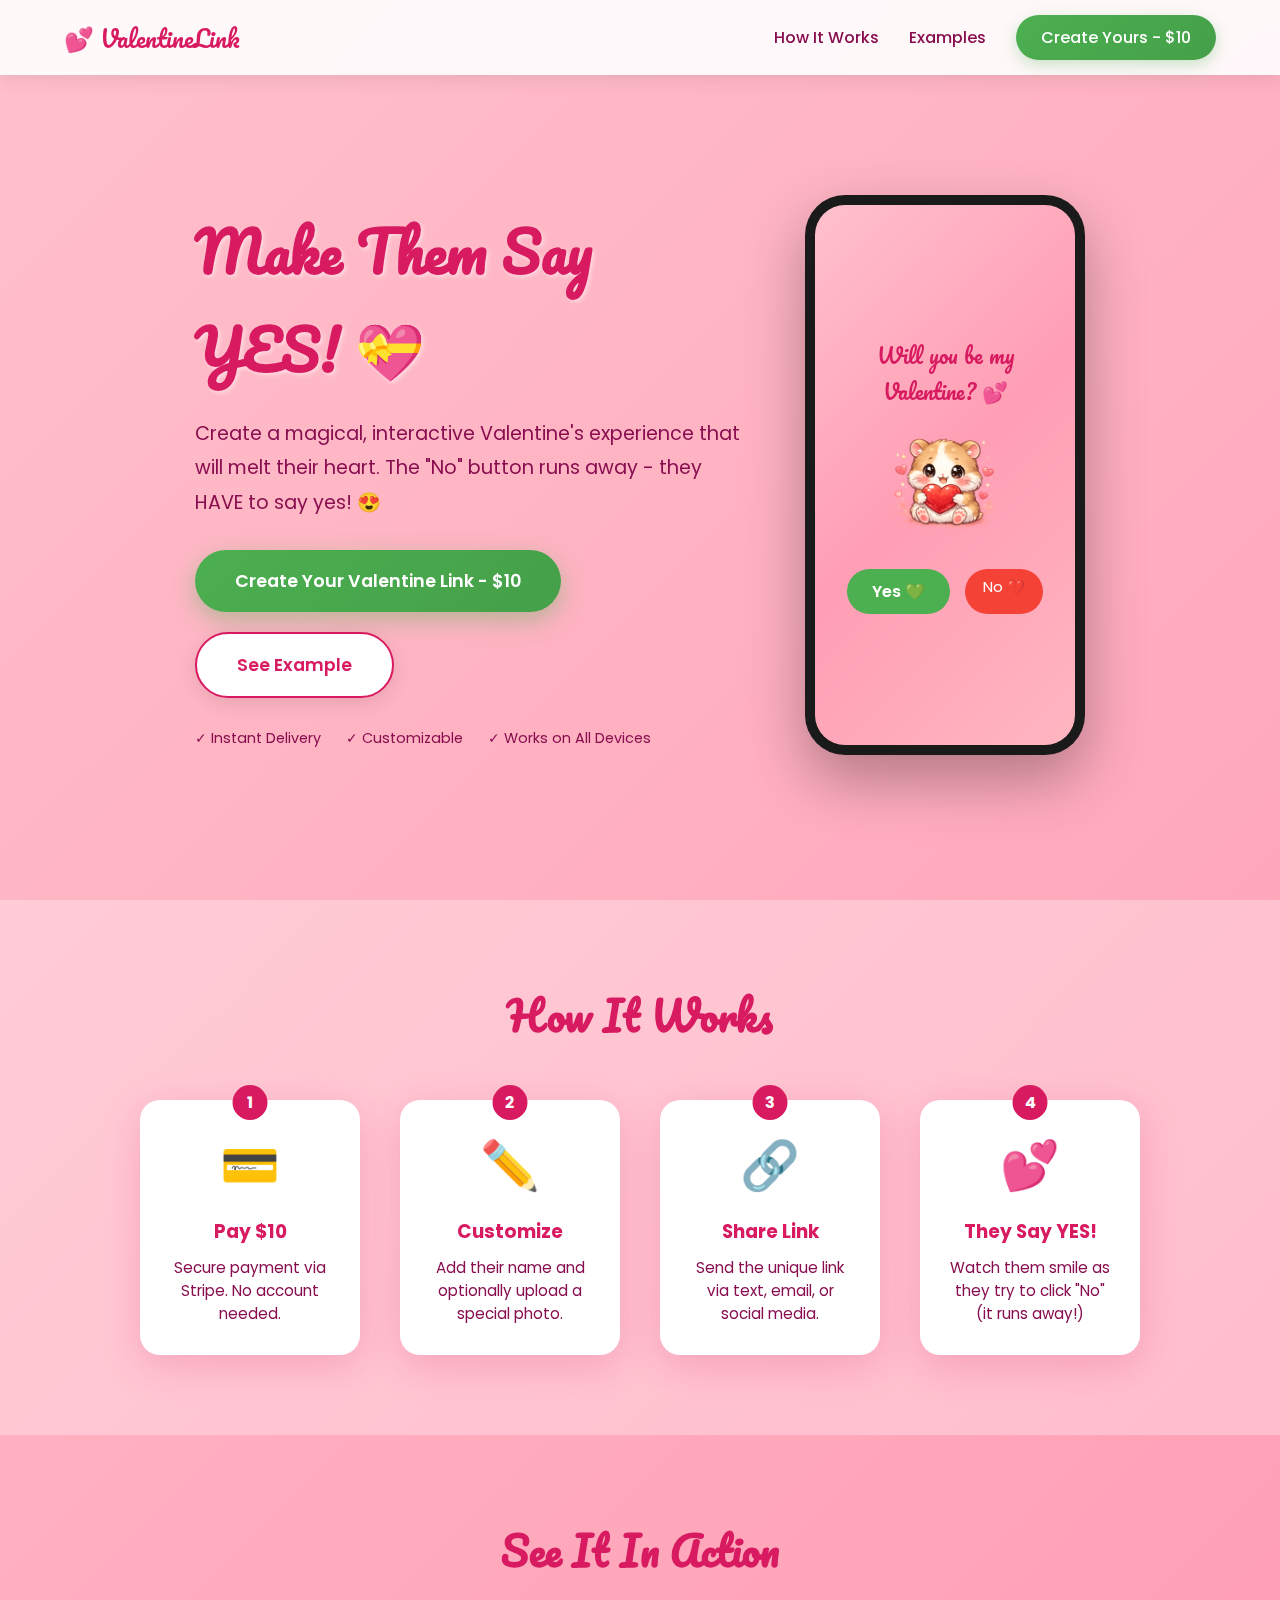
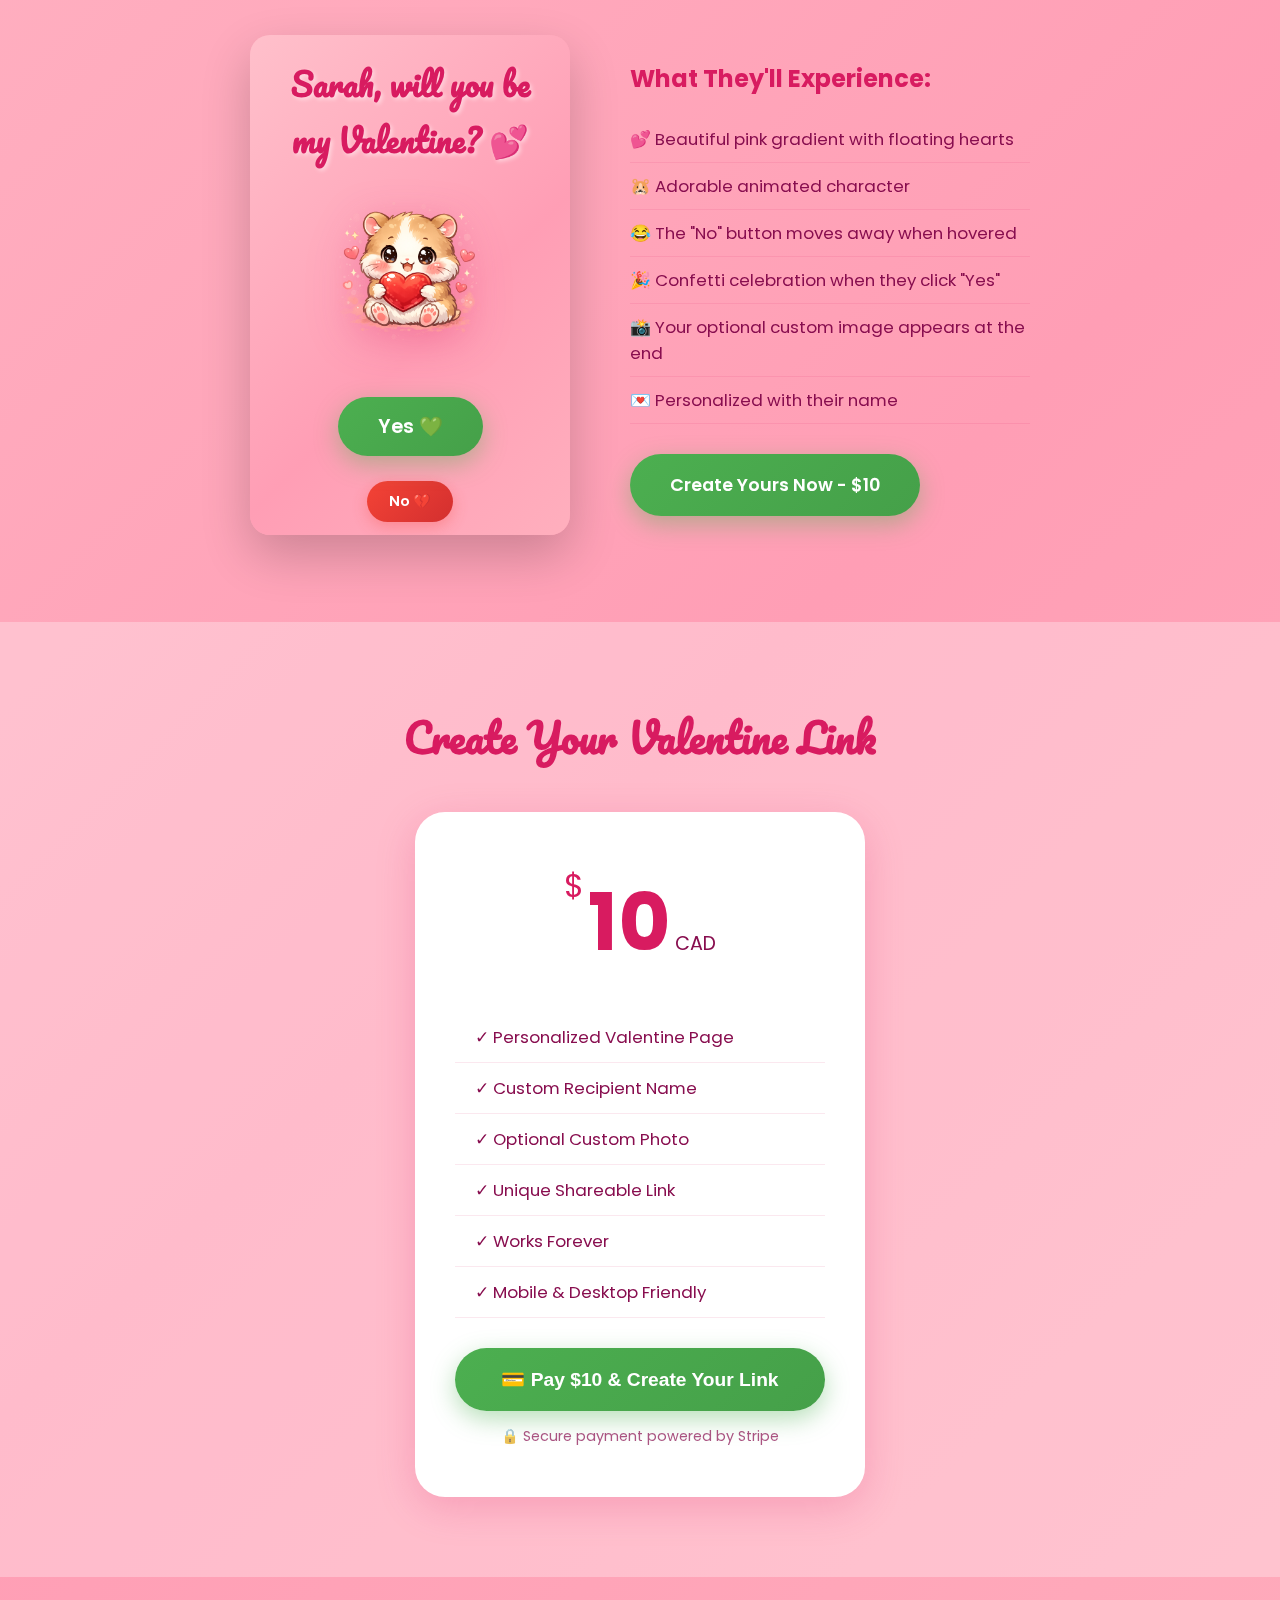
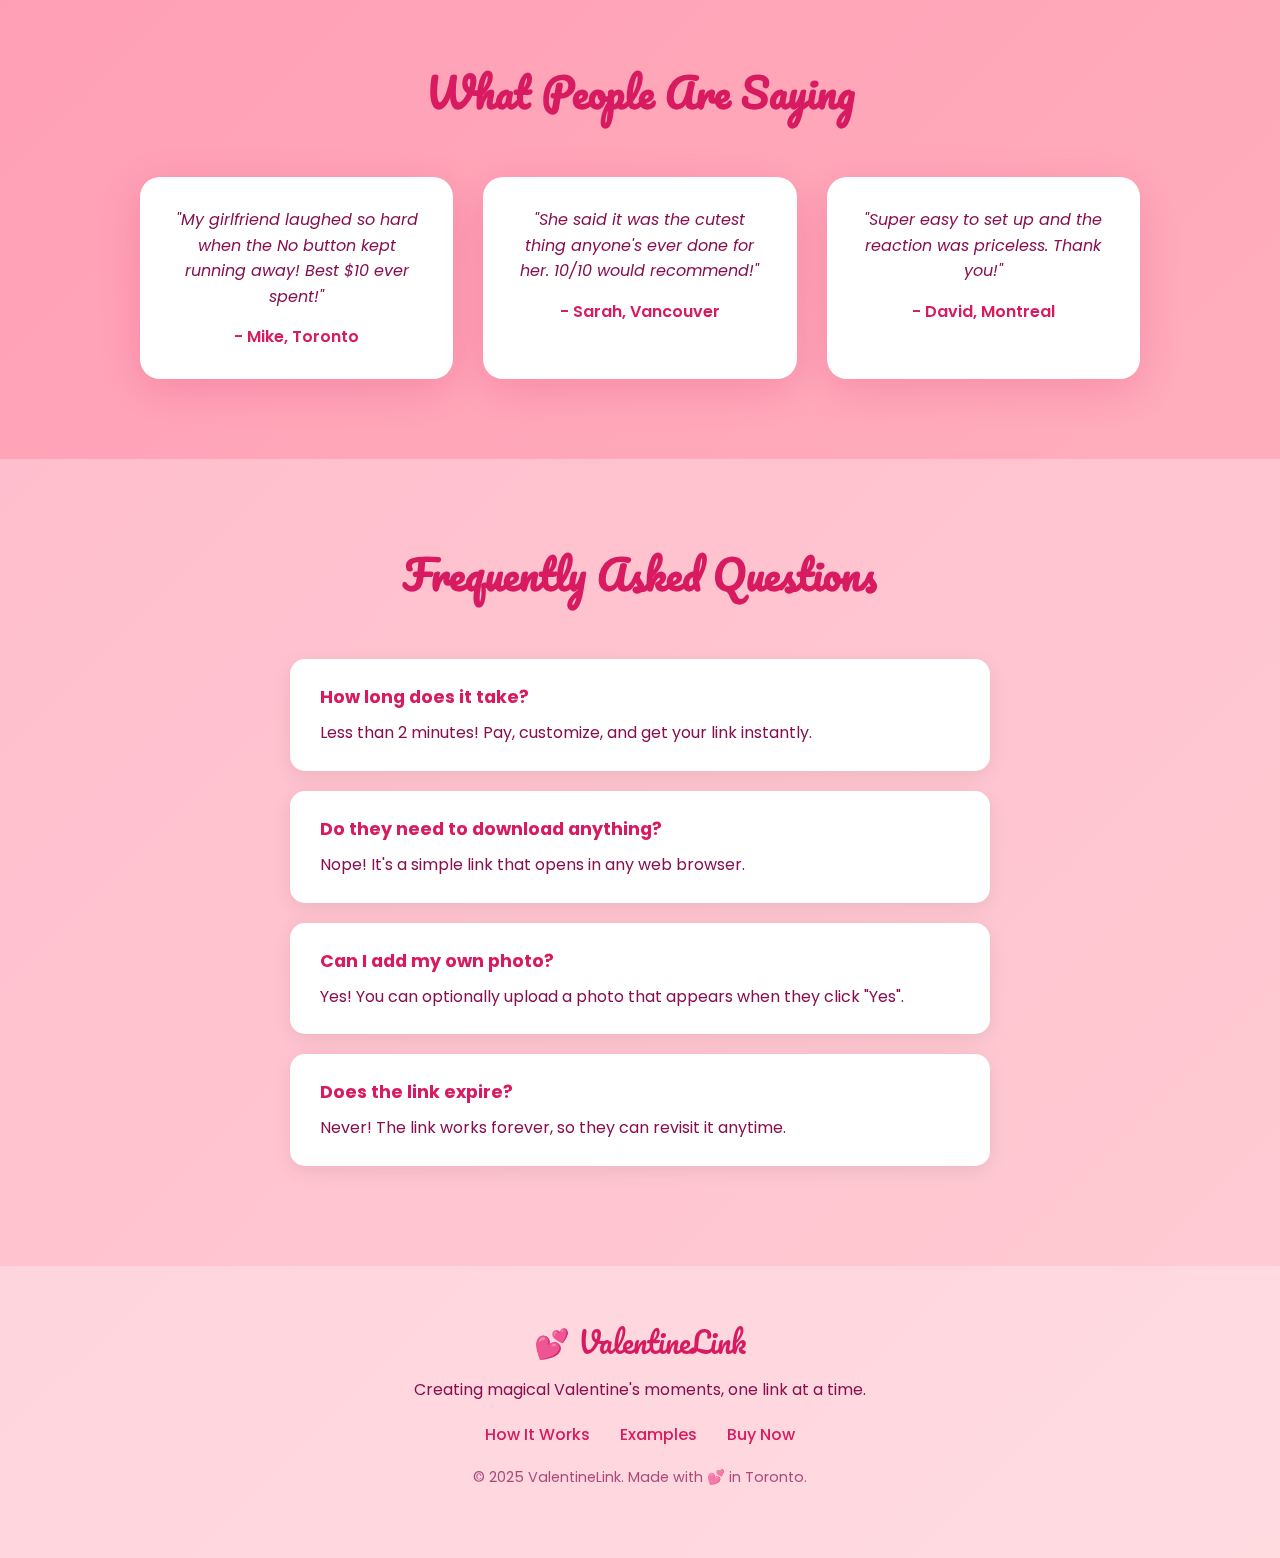
<file: index.html>
<!DOCTYPE html>
<html lang="en">
<head>
    <meta charset="UTF-8">
    <meta name="viewport" content="width=device-width, initial-scale=1.0">
    <title>ValentineLink - Create Magical Valentine's Moments</title>
    <link rel="stylesheet" href="css/style.css">
    <!-- Google Analytics - REPLACE WITH YOUR TRACKING ID -->
    <script async src="https://www.googletagmanager.com/gtag/js?id=GA_TRACKING_ID"></script>
    <script>
        window.dataLayer = window.dataLayer || [];
        function gtag(){dataLayer.push(arguments);}
        gtag('js', new Date());
        gtag('config', 'GA_TRACKING_ID');
        
        // Track page view
        gtag('event', 'page_view', {
            'page_title': 'Homepage',
            'page_location': window.location.href
        });
    </script>
</head>
<body>
    <!-- Floating Hearts Background -->
    <div class="hearts-background" id="heartsBackground"></div>

    <!-- Navigation -->
    <nav class="navbar">
        <div class="nav-brand">💕 ValentineLink</div>
        <div class="nav-links">
            <a href="#how-it-works">How It Works</a>
            <a href="#examples">Examples</a>
            <a href="#buy" class="nav-cta">Create Yours - $10</a>
        </div>
    </nav>

    <!-- Hero Section -->
    <section class="hero">
        <div class="hero-content">
            <h1>Make Them Say YES! 💝</h1>
            <p class="hero-subtitle">Create a magical, interactive Valentine's experience that will melt their heart. The "No" button runs away - they HAVE to say yes! 😍</p>
            <div class="hero-buttons">
                <a href="#buy" class="btn-primary" onclick="trackBuyClick()">Create Your Valentine Link - $10</a>
                <a href="#examples" class="btn-secondary">See Example</a>
            </div>
            <div class="trust-badges">
                <span>✓ Instant Delivery</span>
                <span>✓ Customizable</span>
                <span>✓ Works on All Devices</span>
            </div>
        </div>
        <div class="hero-preview">
            <div class="phone-mockup">
                <div class="phone-screen">
                    <div class="preview-content">
                        <p class="preview-text">Will you be my Valentine? 💕</p>
                        <img src="images/hamster.png" alt="Cute character" class="preview-image">
                        <div class="preview-buttons">
                            <span class="preview-yes">Yes 💚</span>
                            <span class="preview-no">No 💔</span>
                        </div>
                    </div>
                </div>
            </div>
        </div>
    </section>

    <!-- How It Works -->
    <section id="how-it-works" class="how-it-works">
        <h2>How It Works</h2>
        <div class="steps">
            <div class="step">
                <div class="step-number">1</div>
                <div class="step-icon">💳</div>
                <h3>Pay $10</h3>
                <p>Secure payment via Stripe. No account needed.</p>
            </div>
            <div class="step">
                <div class="step-number">2</div>
                <div class="step-icon">✏️</div>
                <h3>Customize</h3>
                <p>Add their name and optionally upload a special photo.</p>
            </div>
            <div class="step">
                <div class="step-number">3</div>
                <div class="step-icon">🔗</div>
                <h3>Share Link</h3>
                <p>Send the unique link via text, email, or social media.</p>
            </div>
            <div class="step">
                <div class="step-number">4</div>
                <div class="step-icon">💕</div>
                <h3>They Say YES!</h3>
                <p>Watch them smile as they try to click "No" (it runs away!)</p>
            </div>
        </div>
    </section>

    <!-- Live Example -->
    <section id="examples" class="example-section">
        <h2>See It In Action</h2>
        <div class="example-container">
            <div class="example-preview">
                <iframe src="personalized/example.html" frameborder="0" class="example-iframe"></iframe>
            </div>
            <div class="example-features">
                <h3>What They'll Experience:</h3>
                <ul>
                    <li>💕 Beautiful pink gradient with floating hearts</li>
                    <li>🐹 Adorable animated character</li>
                    <li>😂 The "No" button moves away when hovered</li>
                    <li>🎉 Confetti celebration when they click "Yes"</li>
                    <li>📸 Your optional custom image appears at the end</li>
                    <li>💌 Personalized with their name</li>
                </ul>
                <a href="#buy" class="btn-primary" onclick="trackBuyClick()">Create Yours Now - $10</a>
            </div>
        </div>
    </section>

    <!-- Pricing / Buy Section -->
    <section id="buy" class="pricing-section">
        <h2>Create Your Valentine Link</h2>
        <div class="pricing-card">
            <div class="price">
                <span class="currency">$</span>
                <span class="amount">10</span>
                <span class="period">CAD</span>
            </div>
            <div class="price-features">
                <div class="feature">✓ Personalized Valentine Page</div>
                <div class="feature">✓ Custom Recipient Name</div>
                <div class="feature">✓ Optional Custom Photo</div>
                <div class="feature">✓ Unique Shareable Link</div>
                <div class="feature">✓ Works Forever</div>
                <div class="feature">✓ Mobile & Desktop Friendly</div>
            </div>
            
            <!-- Stripe Payment Button Container -->
            <div id="payment-container">
                <!-- STRIPE CHECKOUT BUTTON WILL BE INSERTED HERE -->
                <!-- See config.js for Stripe integration -->
                <button id="checkout-button" class="btn-buy" onclick="initiateCheckout()">
                    💳 Pay $10 & Create Your Link
                </button>
            </div>
            
            <p class="secure-note">🔒 Secure payment powered by Stripe</p>
        </div>
    </section>

    <!-- Testimonials -->
    <section class="testimonials">
        <h2>What People Are Saying</h2>
        <div class="testimonial-grid">
            <div class="testimonial">
                <p>"My girlfriend laughed so hard when the No button kept running away! Best $10 ever spent!"</p>
                <span class="author">- Mike, Toronto</span>
            </div>
            <div class="testimonial">
                <p>"She said it was the cutest thing anyone's ever done for her. 10/10 would recommend!"</p>
                <span class="author">- Sarah, Vancouver</span>
            </div>
            <div class="testimonial">
                <p>"Super easy to set up and the reaction was priceless. Thank you!"</p>
                <span class="author">- David, Montreal</span>
            </div>
        </div>
    </section>

    <!-- FAQ -->
    <section class="faq">
        <h2>Frequently Asked Questions</h2>
        <div class="faq-list">
            <div class="faq-item">
                <h3>How long does it take?</h3>
                <p>Less than 2 minutes! Pay, customize, and get your link instantly.</p>
            </div>
            <div class="faq-item">
                <h3>Do they need to download anything?</h3>
                <p>Nope! It's a simple link that opens in any web browser.</p>
            </div>
            <div class="faq-item">
                <h3>Can I add my own photo?</h3>
                <p>Yes! You can optionally upload a photo that appears when they click "Yes".</p>
            </div>
            <div class="faq-item">
                <h3>Does the link expire?</h3>
                <p>Never! The link works forever, so they can revisit it anytime.</p>
            </div>
        </div>
    </section>

    <!-- Footer -->
    <footer class="footer">
        <div class="footer-content">
            <div class="footer-brand">💕 ValentineLink</div>
            <p>Creating magical Valentine's moments, one link at a time.</p>
            <div class="footer-links">
                <a href="#how-it-works">How It Works</a>
                <a href="#examples">Examples</a>
                <a href="#buy">Buy Now</a>
            </div>
            <p class="copyright">© 2025 ValentineLink. Made with 💕 in Toronto.</p>
        </div>
    </footer>

    <!-- Configuration and Scripts -->
    <script src="js/config.js"></script>
    <script src="js/analytics.js"></script>
    <script src="js/main.js"></script>
    
    <!-- Stripe.js - Loaded from config -->
    <script id="stripe-script"></script>
</body>
</html>
</file>
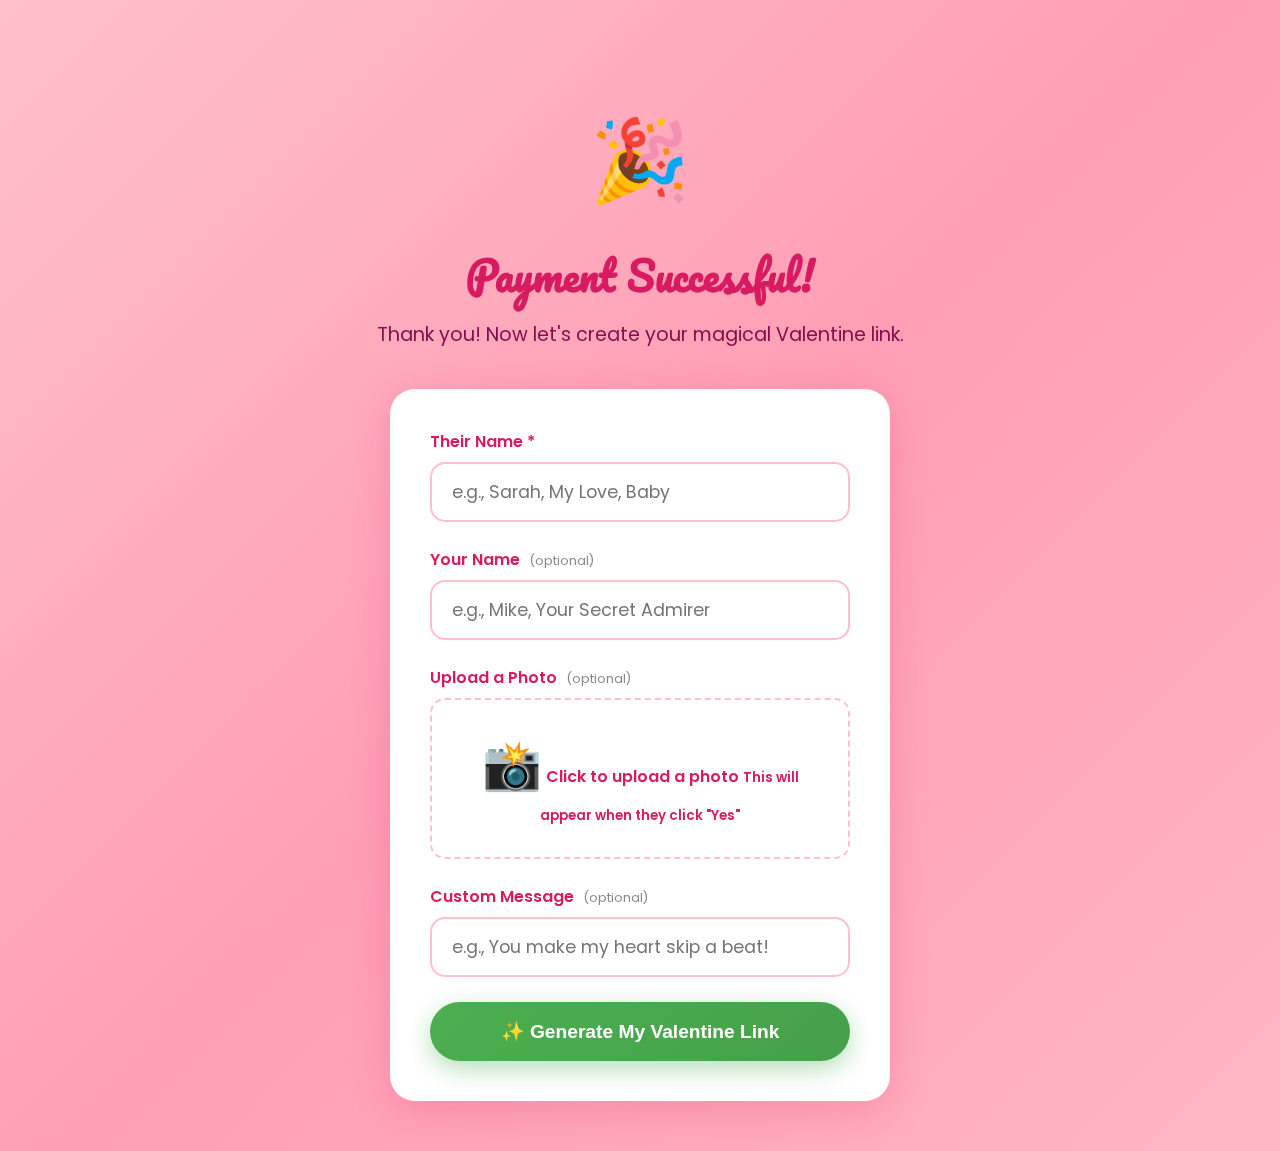
<file: payment-success/index.html>
<!DOCTYPE html>
<html lang="en">
<head>
    <meta charset="UTF-8">
    <meta name="viewport" content="width=device-width, initial-scale=1.0">
    <title>Payment Successful - Create Your Valentine Link</title>
    <link rel="stylesheet" href="../css/style.css">
    <style>
        .success-container {
            min-height: 100vh;
            display: flex;
            flex-direction: column;
            align-items: center;
            justify-content: center;
            padding: 100px 20px 50px;
            position: relative;
            z-index: 1;
        }
        
        .success-icon {
            font-size: 5rem;
            margin-bottom: 20px;
            animation: bounce 1s ease infinite;
        }
        
        @keyframes bounce {
            0%, 100% { transform: translateY(0); }
            50% { transform: translateY(-20px); }
        }
        
        .success-title {
            font-family: 'Pacifico', cursive;
            font-size: 2.5rem;
            color: var(--deep-pink);
            margin-bottom: 10px;
            text-align: center;
        }
        
        .success-message {
            font-size: 1.2rem;
            color: var(--text-dark);
            margin-bottom: 40px;
            text-align: center;
        }
        
        .customize-form {
            background: white;
            padding: 40px;
            border-radius: 25px;
            box-shadow: var(--shadow);
            max-width: 500px;
            width: 100%;
        }
        
        .form-group {
            margin-bottom: 25px;
        }
        
        .form-group label {
            display: block;
            margin-bottom: 8px;
            font-weight: 600;
            color: var(--deep-pink);
        }
        
        .form-group input[type="text"] {
            width: 100%;
            padding: 15px 20px;
            border: 2px solid var(--light-pink);
            border-radius: 15px;
            font-size: 1.1rem;
            font-family: 'Poppins', sans-serif;
            transition: border-color 0.3s;
        }
        
        .form-group input[type="text"]:focus {
            outline: none;
            border-color: var(--deep-pink);
        }
        
        .form-group input[type="file"] {
            display: none;
        }
        
        .file-upload-label {
            display: flex;
            flex-direction: column;
            align-items: center;
            justify-content: center;
            padding: 30px;
            border: 2px dashed var(--light-pink);
            border-radius: 15px;
            cursor: pointer;
            transition: all 0.3s;
            text-align: center;
        }
        
        .file-upload-label:hover {
            border-color: var(--deep-pink);
            background: rgba(255, 192, 203, 0.1);
        }
        
        .file-upload-label .upload-icon {
            font-size: 3rem;
            margin-bottom: 10px;
        }
        
        .file-preview {
            margin-top: 15px;
            text-align: center;
        }
        
        .file-preview img {
            max-width: 200px;
            max-height: 200px;
            border-radius: 15px;
            box-shadow: 0 5px 20px rgba(0, 0, 0, 0.1);
        }
        
        .optional-tag {
            font-size: 0.8rem;
            color: #888;
            font-weight: normal;
            margin-left: 5px;
        }
        
        .generate-btn {
            width: 100%;
            background: linear-gradient(135deg, var(--green) 0%, var(--green-hover) 100%);
            color: white;
            padding: 18px;
            border-radius: 50px;
            font-size: 1.2rem;
            font-weight: 600;
            border: none;
            cursor: pointer;
            box-shadow: 0 8px 25px rgba(76, 175, 80, 0.4);
            transition: all 0.3s;
        }
        
        .generate-btn:hover {
            transform: scale(1.02);
            box-shadow: 0 12px 35px rgba(76, 175, 80, 0.5);
        }
        
        .generate-btn:disabled {
            background: #ccc;
            cursor: not-allowed;
            transform: none;
            box-shadow: none;
        }
        
        /* Result Section */
        .result-section {
            display: none;
            background: white;
            padding: 40px;
            border-radius: 25px;
            box-shadow: var(--shadow);
            max-width: 600px;
            width: 100%;
            text-align: center;
        }
        
        .result-section.show {
            display: block;
            animation: fadeIn 0.5s ease;
        }
        
        @keyframes fadeIn {
            from { opacity: 0; transform: translateY(20px); }
            to { opacity: 1; transform: translateY(0); }
        }
        
        .link-box {
            background: linear-gradient(135deg, var(--gradient-start) 0%, var(--gradient-mid) 100%);
            padding: 20px;
            border-radius: 15px;
            margin: 20px 0;
            word-break: break-all;
        }
        
        .link-box a {
            color: var(--deep-pink);
            font-weight: 600;
            text-decoration: none;
            font-size: 1.1rem;
        }
        
        .copy-btn {
            background: var(--deep-pink);
            color: white;
            padding: 12px 30px;
            border-radius: 50px;
            border: none;
            cursor: pointer;
            font-weight: 600;
            margin-top: 15px;
            transition: all 0.3s;
        }
        
        .copy-btn:hover {
            transform: scale(1.05);
        }
        
        .share-options {
            margin-top: 30px;
            display: flex;
            gap: 15px;
            justify-content: center;
            flex-wrap: wrap;
        }
        
        .share-btn {
            padding: 12px 25px;
            border-radius: 50px;
            text-decoration: none;
            font-weight: 600;
            transition: all 0.3s;
        }
        
        .share-whatsapp {
            background: #25D366;
            color: white;
        }
        
        .share-sms {
            background: #34B7F1;
            color: white;
        }
        
        .share-email {
            background: #EA4335;
            color: white;
        }
        
        .share-btn:hover {
            transform: scale(1.05);
        }
        
        .preview-section {
            margin-top: 30px;
            padding: 20px;
            background: rgba(255, 192, 203, 0.2);
            border-radius: 15px;
        }
        
        .preview-section h3 {
            color: var(--deep-pink);
            margin-bottom: 15px;
        }
        
        .preview-iframe {
            width: 100%;
            height: 400px;
            border: none;
            border-radius: 15px;
            box-shadow: 0 5px 20px rgba(0, 0, 0, 0.1);
        }
        
        @media (max-width: 600px) {
            .success-title {
                font-size: 1.8rem;
            }
            
            .customize-form,
            .result-section {
                padding: 25px;
            }
        }
    </style>
    <!-- Google Analytics -->
    <script async src="https://www.googletagmanager.com/gtag/js?id=GA_TRACKING_ID"></script>
    <script>
        window.dataLayer = window.dataLayer || [];
        function gtag(){dataLayer.push(arguments);}
        gtag('js', new Date());
        gtag('config', 'GA_TRACKING_ID');
    </script>
</head>
<body>
    <!-- Floating Hearts -->
    <div class="hearts-background" id="heartsBackground"></div>

    <div class="success-container">
        <div class="success-icon">🎉</div>
        <h1 class="success-title">Payment Successful!</h1>
        <p class="success-message">Thank you! Now let's create your magical Valentine link.</p>
        
        <!-- Customization Form -->
        <form class="customize-form" id="customizeForm">
            <div class="form-group">
                <label for="recipientName">Their Name *</label>
                <input 
                    type="text" 
                    id="recipientName" 
                    placeholder="e.g., Sarah, My Love, Baby"
                    required
                >
            </div>
            
            <div class="form-group">
                <label for="senderName">Your Name <span class="optional-tag">(optional)</span></label>
                <input 
                    type="text" 
                    id="senderName" 
                    placeholder="e.g., Mike, Your Secret Admirer"
                >
            </div>
            
            <div class="form-group">
                <label>Upload a Photo <span class="optional-tag">(optional)</span></label>
                <label for="photoUpload" class="file-upload-label">
                    <span class="upload-icon">📸</span>
                    <span>Click to upload a photo</span>
                    <small>This will appear when they click "Yes"</small>
                </label>
                <input type="file" id="photoUpload" accept="image/*">
                <div class="file-preview" id="filePreview"></div>
            </div>
            
            <div class="form-group">
                <label for="customMessage">Custom Message <span class="optional-tag">(optional)</span></label>
                <input 
                    type="text" 
                    id="customMessage" 
                    placeholder="e.g., You make my heart skip a beat!"
                    maxlength="100"
                >
            </div>
            
            <button type="submit" class="generate-btn" id="generateBtn">
                ✨ Generate My Valentine Link
            </button>
        </form>
        
        <!-- Result Section -->
        <div class="result-section" id="resultSection">
            <h2>Your Valentine Link is Ready! 💕</h2>
            <p>Copy and share this link with your special someone:</p>
            
            <div class="link-box">
                <a href="#" id="generatedLink" target="_blank"></a>
            </div>
            
            <button class="copy-btn" id="copyBtn" onclick="copyLink()">
                📋 Copy Link
            </button>
            
            <div class="share-options">
                <a href="#" class="share-btn share-whatsapp" id="whatsappShare" target="_blank">
                    💬 WhatsApp
                </a>
                <a href="#" class="share-btn share-sms" id="smsShare">
                    💬 Text Message
                </a>
                <a href="#" class="share-btn share-email" id="emailShare" target="_blank">
                    ✉️ Email
                </a>
            </div>
            
            <div class="preview-section">
                <h3>Preview Your Valentine Page:</h3>
                <iframe id="previewFrame" class="preview-iframe"></iframe>
            </div>
            
            <p style="margin-top: 30px; color: #666;">
                💡 <strong>Tip:</strong> Send the link via text for the best surprise!
            </p>
        </div>
    </div>

    <script src="../js/config.js"></script>
    <script src="../js/analytics.js"></script>
    <script>
        // Initialize floating hearts
        function initHearts() {
            const container = document.getElementById('heartsBackground');
            const hearts = ['💕', '💖', '💗', '💓', '💝', '❤️'];
            
            for (let i = 0; i < 15; i++) {
                const heart = document.createElement('div');
                heart.className = 'floating-heart';
                heart.textContent = hearts[Math.floor(Math.random() * hearts.length)];
                heart.style.left = Math.random() * 100 + '%';
                heart.style.animationDelay = Math.random() * 5 + 's';
                heart.style.animationDuration = (4 + Math.random() * 3) + 's';
                container.appendChild(heart);
            }
        }
        
        // Track payment success
        if (typeof Analytics !== 'undefined') {
            Analytics.FunnelTracker.paymentSuccess();
        }
        
        // File upload preview
        const photoUpload = document.getElementById('photoUpload');
        const filePreview = document.getElementById('filePreview');
        let uploadedImageData = null;
        
        photoUpload.addEventListener('change', function(e) {
            const file = e.target.files[0];
            if (file) {
                if (file.size > 5 * 1024 * 1024) {
                    alert('Image too large! Maximum size is 5MB.');
                    return;
                }
                
                const reader = new FileReader();
                reader.onload = function(e) {
                    uploadedImageData = e.target.result;
                    filePreview.innerHTML = `<img src="${uploadedImageData}" alt="Preview">`;
                };
                reader.readAsDataURL(file);
            }
        });
        
        // Form submission
        const form = document.getElementById('customizeForm');
        const resultSection = document.getElementById('resultSection');
        const generateBtn = document.getElementById('generateBtn');
        
        form.addEventListener('submit', function(e) {
            e.preventDefault();
            
            const recipientName = document.getElementById('recipientName').value.trim();
            const senderName = document.getElementById('senderName').value.trim();
            const customMessage = document.getElementById('customMessage').value.trim();
            
            if (!recipientName) {
                alert('Please enter their name!');
                return;
            }
            
            generateBtn.disabled = true;
            generateBtn.textContent = '✨ Generating...';
            
            // Generate unique link ID
            const linkId = 'val_' + Date.now().toString(36) + Math.random().toString(36).substr(2, 5);
            
            // Store data in localStorage (for demo - in production use a database)
            const valentineData = {
                recipientName: recipientName,
                senderName: senderName,
                customMessage: customMessage,
                imageData: uploadedImageData,
                createdAt: new Date().toISOString()
            };
            
            localStorage.setItem(linkId, JSON.stringify(valentineData));
            
            // Generate the link
            const baseUrl = window.location.origin + '/personalized/';
            const fullLink = baseUrl + '?id=' + linkId;
            
            // Update result section
            document.getElementById('generatedLink').href = fullLink;
            document.getElementById('generatedLink').textContent = fullLink;
            
            // Update share buttons
            const shareText = `Hey ${recipientName}! 💕 Someone special has a question for you...`;
            document.getElementById('whatsappShare').href = 
                `https://wa.me/?text=${encodeURIComponent(shareText + ' ' + fullLink)}`;
            document.getElementById('smsShare').href = 
                `sms:?body=${encodeURIComponent(shareText + ' ' + fullLink)}`;
            document.getElementById('emailShare').href = 
                `mailto:?subject=A Special Valentine Question 💕&body=${encodeURIComponent(shareText + '\n\n' + fullLink)}`;
            
            // Update preview
            document.getElementById('previewFrame').src = fullLink;
            
            // Show result
            form.style.display = 'none';
            resultSection.classList.add('show');
            
            // Track link generation
            if (typeof Analytics !== 'undefined') {
                Analytics.FunnelTracker.linkGenerated(linkId);
            }
            
            // Scroll to result
            resultSection.scrollIntoView({ behavior: 'smooth' });
        });
        
        // Copy link function
        function copyLink() {
            const link = document.getElementById('generatedLink').textContent;
            navigator.clipboard.writeText(link).then(() => {
                const btn = document.getElementById('copyBtn');
                btn.textContent = '✅ Copied!';
                setTimeout(() => {
                    btn.textContent = '📋 Copy Link';
                }, 2000);
            });
        }
        
        // Initialize
        initHearts();
    </script>
</body>
</html>
</file>
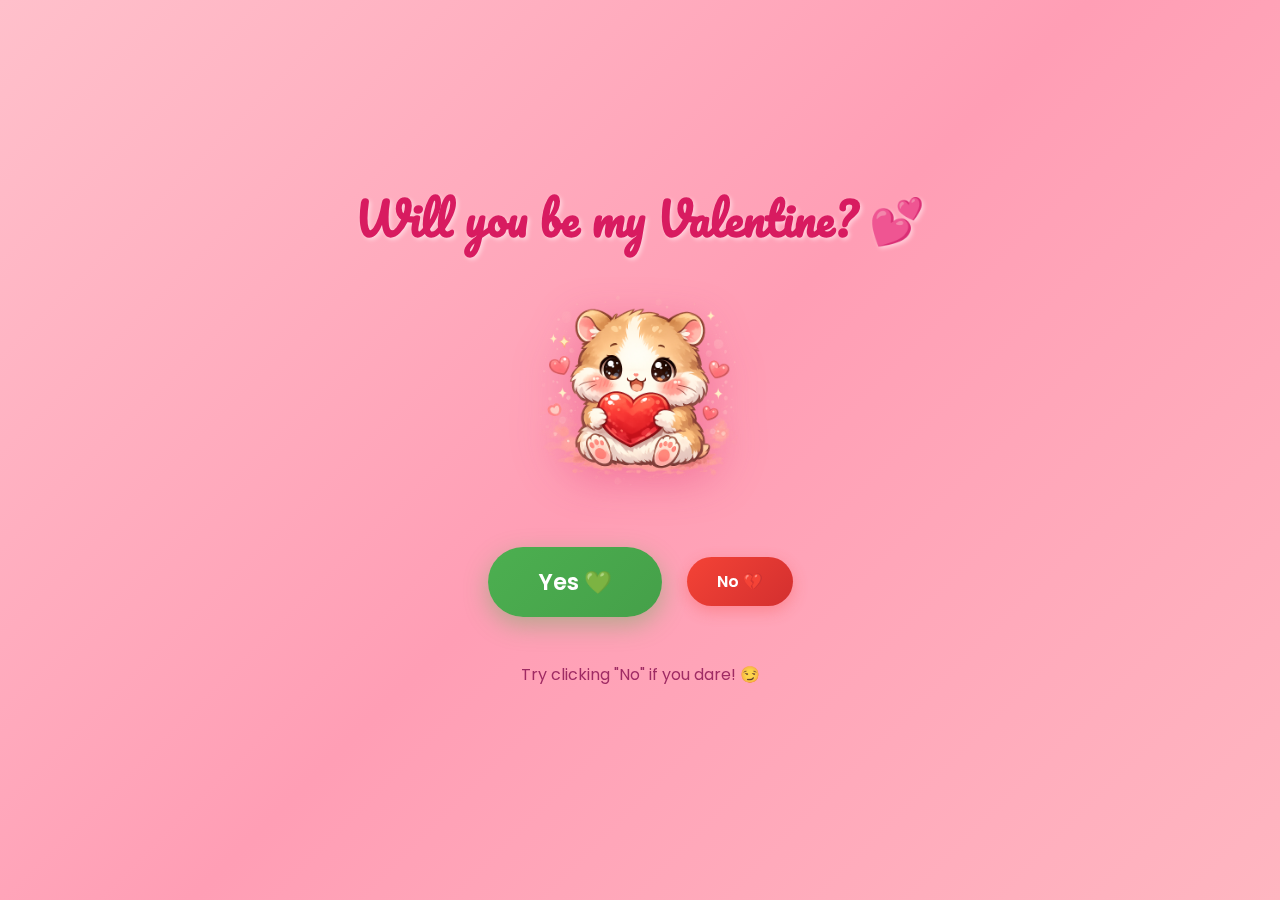
<file: personalized/index.html>
<!DOCTYPE html>
<html lang="en">
<head>
    <meta charset="UTF-8">
    <meta name="viewport" content="width=device-width, initial-scale=1.0">
    <title>Will You Be My Valentine? 💕</title>
    <link rel="stylesheet" href="personalized.css">
    <!-- Google Analytics -->
    <script async src="https://www.googletagmanager.com/gtag/js?id=GA_TRACKING_ID"></script>
    <script>
        window.dataLayer = window.dataLayer || [];
        function gtag(){dataLayer.push(arguments);}
        gtag('js', new Date());
        gtag('config', 'GA_TRACKING_ID');
    </script>
</head>
<body>
    <!-- Floating Hearts Background -->
    <div class="hearts-background" id="heartsBackground"></div>

    <!-- Main Content -->
    <div class="main-content" id="mainContent">
        <h1 class="valentine-title" id="valentineTitle">
            Will you be my Valentine? 💕
        </h1>

        <!-- Cute Character -->
        <div class="character-container">
            <img src="../images/hamster.png" alt="Cute hamster holding a heart" class="cute-character" id="mainImage">
        </div>

        <!-- Buttons -->
        <div class="buttons-container">
            <button class="yes-button" id="yesButton" onclick="handleYes()">
                Yes 💚
            </button>

            <button class="no-button" id="noButton" onmouseenter="moveNoButton()" onclick="moveNoButton()">
                No 💔
            </button>
        </div>

        <p class="hint-text">Try clicking "No" if you dare! 😏</p>
        
        <p class="from-text" id="fromText"></p>
    </div>

    <!-- Success Page -->
    <div class="success-content" id="successContent" style="display: none;">
        <div class="big-heart">❤️</div>
        <h1 class="success-title" id="successTitle">Yay! I knew you'd say yes! 🎉</h1>
        <p class="success-message" id="successMessage">You make my heart skip a beat! 💓</p>
        
        <!-- Custom Image (if uploaded) -->
        <div class="custom-image-container" id="customImageContainer" style="display: none;">
            <img id="customImage" alt="Special memory">
        </div>
        
        <div class="love-message">
            <span class="love-text" id="loveText">I Love You! 💕</span>
        </div>
        
        <button class="create-own-btn" onclick="window.location.href='../'">
            💝 Create Your Own Valentine Link
        </button>
    </div>

    <!-- Confetti Container -->
    <div id="confettiContainer"></div>

    <script src="personalized.js"></script>
</body>
</html>
</file>
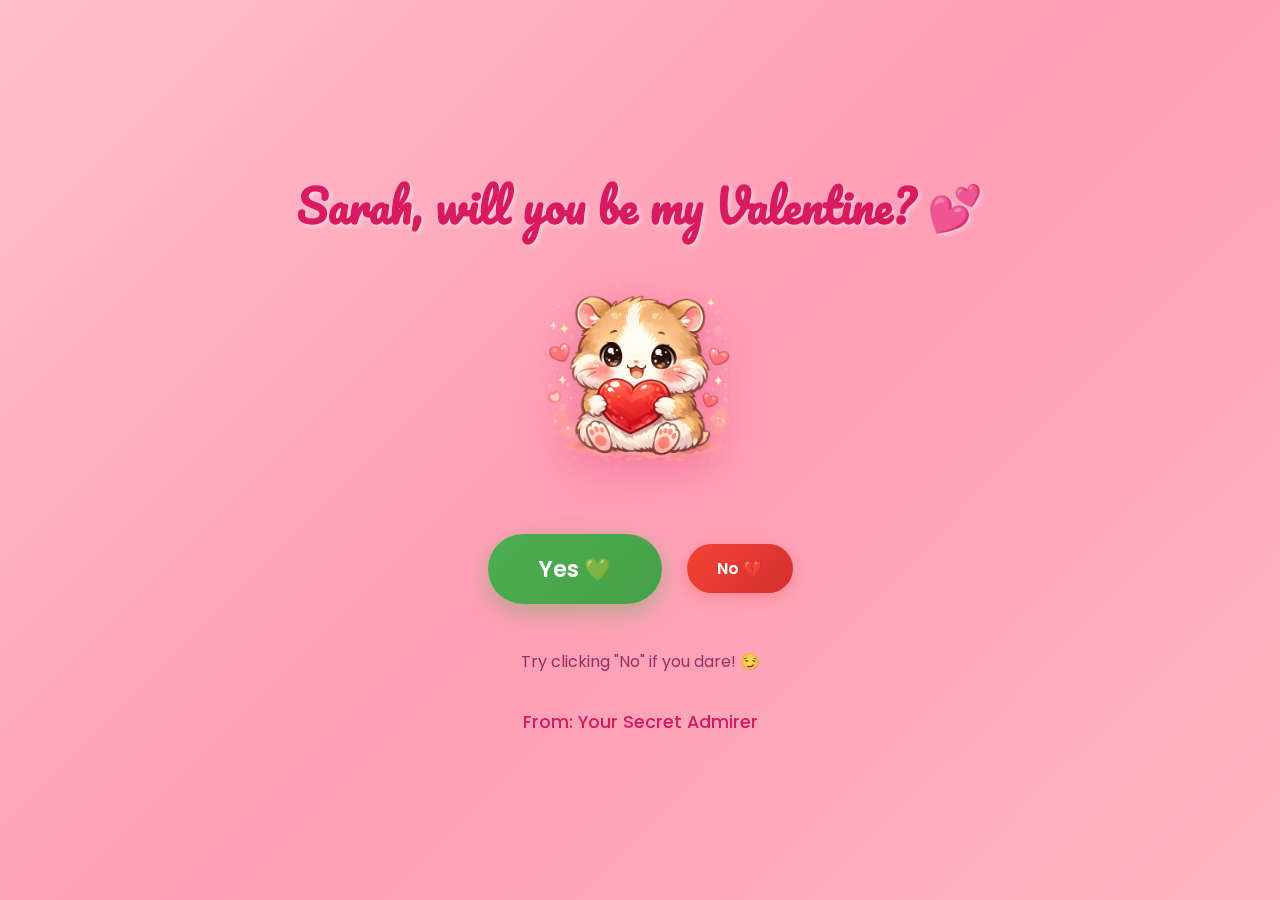
<file: personalized/example.html>
<!DOCTYPE html>
<html lang="en">
<head>
    <meta charset="UTF-8">
    <meta name="viewport" content="width=device-width, initial-scale=1.0">
    <title>Example - Will You Be My Valentine? 💕</title>
    <link rel="stylesheet" href="personalized.css">
</head>
<body>
    <!-- Floating Hearts Background -->
    <div class="hearts-background" id="heartsBackground"></div>

    <!-- Main Content -->
    <div class="main-content" id="mainContent">
        <h1 class="valentine-title">
            Sarah, will you be my Valentine? 💕
        </h1>

        <!-- Cute Character -->
        <div class="character-container">
            <img src="../images/hamster.png" alt="Cute hamster holding a heart" class="cute-character">
        </div>

        <!-- Buttons -->
        <div class="buttons-container">
            <button class="yes-button" onclick="showExampleSuccess()">
                Yes 💚
            </button>

            <button class="no-button" onmouseenter="moveExampleNo()" onclick="moveExampleNo()">
                No 💔
            </button>
        </div>

        <p class="hint-text">Try clicking "No" if you dare! 😏</p>
        
        <p class="from-text">From: Your Secret Admirer</p>
    </div>

    <!-- Success Page (Hidden by default) -->
    <div class="success-content" id="successContent" style="display: none;">
        <div class="big-heart">❤️</div>
        <h1 class="success-title">Yay Sarah! I knew you'd say yes! 🎉</h1>
        <p class="success-message">You make my heart skip a beat! 💓</p>
        
        <!-- Example Custom Image -->
        <div class="custom-image-container" style="display: block;">
            <img src="../images/hamster.png" alt="Special memory" style="max-width: 200px; border-radius: 15px;">
        </div>
        
        <div class="love-message">
            <span class="love-text">I Love You, Sarah! 💕</span>
        </div>
        
        <button class="create-own-btn" onclick="window.parent.location.href='../#buy'">
            💝 Create Your Own Valentine Link
        </button>
    </div>

    <!-- Confetti Container -->
    <div id="confettiContainer"></div>

    <script>
        // Initialize floating hearts
        function initHearts() {
            const container = document.getElementById('heartsBackground');
            const hearts = ['💕', '💖', '💗', '💓', '💝', '❤️'];
            
            for (let i = 0; i < 12; i++) {
                const heart = document.createElement('div');
                heart.className = 'floating-heart';
                heart.textContent = hearts[Math.floor(Math.random() * hearts.length)];
                heart.style.left = Math.random() * 100 + '%';
                heart.style.animationDelay = Math.random() * 5 + 's';
                container.appendChild(heart);
            }
        }
        
        // Move No button
        function moveExampleNo() {
            const noButton = document.querySelector('.no-button');
            const maxX = window.innerWidth - 150;
            const maxY = window.innerHeight - 80;
            const newX = Math.random() * maxX;
            const newY = Math.random() * maxY;
            
            noButton.style.position = 'fixed';
            noButton.style.left = newX + 'px';
            noButton.style.top = newY + 'px';
            noButton.style.zIndex = '1000';
        }
        
        // Show success
        function showExampleSuccess() {
            // Generate confetti
            const container = document.getElementById('confettiContainer');
            const colors = ['#ff69b4', '#ff1493', '#ffc0cb', '#ffb6c1', '#ff0000', '#ffffff', '#ffd700'];
            
            for (let i = 0; i < 40; i++) {
                const confetti = document.createElement('div');
                confetti.className = 'confetti';
                confetti.style.left = Math.random() * 100 + '%';
                confetti.style.backgroundColor = colors[Math.floor(Math.random() * colors.length)];
                confetti.style.animationDelay = Math.random() * 1 + 's';
                container.appendChild(confetti);
            }
            
            setTimeout(() => {
                document.getElementById('mainContent').style.display = 'none';
                document.getElementById('successContent').style.display = 'flex';
            }, 600);
        }
        
        initHearts();
    </script>
</body>
</html>
</file>
<file: css/style.css>
/* ============================================
   VALENTINELINK - Main Stylesheet
   ============================================ */

/* Import Fonts */
@import url('https://fonts.googleapis.com/css2?family=Pacifico&family=Poppins:wght@300;400;500;600;700&display=swap');

/* Reset & Base */
* {
    margin: 0;
    padding: 0;
    box-sizing: border-box;
}

:root {
    --primary-pink: #ff69b4;
    --deep-pink: #d81b60;
    --light-pink: #ffc0cb;
    --gradient-start: #ffc0cb;
    --gradient-mid: #ff9eb5;
    --gradient-end: #ffb6c1;
    --green: #4caf50;
    --green-hover: #45a049;
    --red: #f44336;
    --white: #ffffff;
    --text-dark: #880e4f;
    --shadow: 0 10px 40px rgba(216, 27, 96, 0.2);
}

body {
    font-family: 'Poppins', sans-serif;
    background: linear-gradient(135deg, var(--gradient-start) 0%, var(--gradient-mid) 50%, var(--gradient-end) 100%);
    min-height: 100vh;
    color: var(--text-dark);
    overflow-x: hidden;
}

/* Floating Hearts Background */
.hearts-background {
    position: fixed;
    top: 0;
    left: 0;
    width: 100%;
    height: 100%;
    pointer-events: none;
    overflow: hidden;
    z-index: 0;
}

.floating-heart {
    position: absolute;
    font-size: 1.5rem;
    opacity: 0.4;
    animation: floatUp 5s ease-in-out infinite;
    bottom: -50px;
}

@keyframes floatUp {
    0% {
        transform: translateY(0) rotate(0deg);
        opacity: 0;
    }
    10% { opacity: 0.4; }
    90% { opacity: 0.4; }
    100% {
        transform: translateY(-100vh) rotate(360deg);
        opacity: 0;
    }
}

/* Navigation */
.navbar {
    position: fixed;
    top: 0;
    left: 0;
    right: 0;
    display: flex;
    justify-content: space-between;
    align-items: center;
    padding: 15px 5%;
    background: rgba(255, 255, 255, 0.9);
    backdrop-filter: blur(10px);
    z-index: 1000;
    box-shadow: 0 2px 20px rgba(0, 0, 0, 0.1);
}

.nav-brand {
    font-family: 'Pacifico', cursive;
    font-size: 1.5rem;
    color: var(--deep-pink);
}

.nav-links {
    display: flex;
    gap: 30px;
    align-items: center;
}

.nav-links a {
    text-decoration: none;
    color: var(--text-dark);
    font-weight: 500;
    transition: color 0.3s;
}

.nav-links a:hover {
    color: var(--deep-pink);
}

.nav-cta {
    background: linear-gradient(135deg, var(--green) 0%, var(--green-hover) 100%);
    color: white !important;
    padding: 10px 25px;
    border-radius: 50px;
    box-shadow: 0 5px 15px rgba(76, 175, 80, 0.3);
}

/* Hero Section */
.hero {
    min-height: 100vh;
    display: flex;
    align-items: center;
    justify-content: center;
    padding: 100px 5% 50px;
    gap: 60px;
    position: relative;
    z-index: 1;
}

.hero-content {
    max-width: 550px;
}

.hero h1 {
    font-family: 'Pacifico', cursive;
    font-size: 3.5rem;
    color: var(--deep-pink);
    margin-bottom: 20px;
    text-shadow: 2px 2px 4px rgba(255, 255, 255, 0.5);
}

.hero-subtitle {
    font-size: 1.2rem;
    line-height: 1.8;
    margin-bottom: 30px;
    color: var(--text-dark);
}

.hero-buttons {
    display: flex;
    gap: 20px;
    margin-bottom: 30px;
    flex-wrap: wrap;
}

.btn-primary {
    display: inline-block;
    background: linear-gradient(135deg, var(--green) 0%, var(--green-hover) 100%);
    color: white;
    padding: 18px 40px;
    border-radius: 50px;
    text-decoration: none;
    font-weight: 600;
    font-size: 1.1rem;
    box-shadow: 0 8px 25px rgba(76, 175, 80, 0.4);
    transition: all 0.3s cubic-bezier(0.68, -0.55, 0.265, 1.55);
    border: none;
    cursor: pointer;
}

.btn-primary:hover {
    transform: scale(1.05) translateY(-3px);
    box-shadow: 0 12px 35px rgba(76, 175, 80, 0.5);
}

.btn-secondary {
    display: inline-block;
    background: white;
    color: var(--deep-pink);
    padding: 18px 40px;
    border-radius: 50px;
    text-decoration: none;
    font-weight: 600;
    font-size: 1.1rem;
    box-shadow: 0 5px 20px rgba(0, 0, 0, 0.1);
    transition: all 0.3s;
    border: 2px solid var(--deep-pink);
}

.btn-secondary:hover {
    background: var(--deep-pink);
    color: white;
    transform: translateY(-3px);
}

.trust-badges {
    display: flex;
    gap: 25px;
    flex-wrap: wrap;
    font-size: 0.9rem;
    color: var(--text-dark);
}

.trust-badges span {
    display: flex;
    align-items: center;
    gap: 5px;
}

/* Phone Mockup */
.hero-preview {
    flex-shrink: 0;
}

.phone-mockup {
    width: 280px;
    height: 560px;
    background: #1a1a1a;
    border-radius: 40px;
    padding: 10px;
    box-shadow: 0 25px 60px rgba(0, 0, 0, 0.3);
}

.phone-screen {
    width: 100%;
    height: 100%;
    background: linear-gradient(135deg, var(--gradient-start) 0%, var(--gradient-mid) 50%, var(--gradient-end) 100%);
    border-radius: 30px;
    display: flex;
    flex-direction: column;
    align-items: center;
    justify-content: center;
    padding: 20px;
    text-align: center;
}

.preview-content {
    display: flex;
    flex-direction: column;
    align-items: center;
    gap: 15px;
}

.preview-text {
    font-family: 'Pacifico', cursive;
    font-size: 1.3rem;
    color: var(--deep-pink);
}

.preview-image {
    width: 120px;
    height: 120px;
    object-fit: contain;
    border-radius: 50%;
}

.preview-buttons {
    display: flex;
    gap: 15px;
    margin-top: 10px;
}

.preview-yes {
    background: var(--green);
    color: white;
    padding: 10px 25px;
    border-radius: 25px;
    font-weight: 600;
}

.preview-no {
    background: var(--red);
    color: white;
    padding: 8px 18px;
    border-radius: 25px;
    font-size: 0.9rem;
}

/* How It Works */
.how-it-works {
    padding: 80px 5%;
    text-align: center;
    position: relative;
    z-index: 1;
    background: rgba(255, 255, 255, 0.3);
}

.how-it-works h2 {
    font-family: 'Pacifico', cursive;
    font-size: 2.5rem;
    color: var(--deep-pink);
    margin-bottom: 50px;
}

.steps {
    display: grid;
    grid-template-columns: repeat(auto-fit, minmax(220px, 1fr));
    gap: 40px;
    max-width: 1000px;
    margin: 0 auto;
}

.step {
    background: white;
    padding: 30px;
    border-radius: 20px;
    box-shadow: var(--shadow);
    position: relative;
    transition: transform 0.3s;
}

.step:hover {
    transform: translateY(-10px);
}

.step-number {
    position: absolute;
    top: -15px;
    left: 50%;
    transform: translateX(-50%);
    width: 35px;
    height: 35px;
    background: var(--deep-pink);
    color: white;
    border-radius: 50%;
    display: flex;
    align-items: center;
    justify-content: center;
    font-weight: 700;
}

.step-icon {
    font-size: 3rem;
    margin-bottom: 15px;
}

.step h3 {
    color: var(--deep-pink);
    margin-bottom: 10px;
}

.step p {
    font-size: 0.95rem;
    color: var(--text-dark);
}

/* Example Section */
.example-section {
    padding: 80px 5%;
    text-align: center;
    position: relative;
    z-index: 1;
}

.example-section h2 {
    font-family: 'Pacifico', cursive;
    font-size: 2.5rem;
    color: var(--deep-pink);
    margin-bottom: 50px;
}

.example-container {
    display: flex;
    align-items: center;
    justify-content: center;
    gap: 60px;
    max-width: 1000px;
    margin: 0 auto;
    flex-wrap: wrap;
}

.example-preview {
    flex-shrink: 0;
}

.example-iframe {
    width: 320px;
    height: 500px;
    border-radius: 20px;
    box-shadow: 0 20px 50px rgba(0, 0, 0, 0.2);
}

.example-features {
    text-align: left;
    max-width: 400px;
}

.example-features h3 {
    color: var(--deep-pink);
    margin-bottom: 20px;
    font-size: 1.5rem;
}

.example-features ul {
    list-style: none;
    margin-bottom: 30px;
}

.example-features li {
    padding: 10px 0;
    font-size: 1.05rem;
    border-bottom: 1px solid rgba(216, 27, 96, 0.1);
}

/* Pricing Section */
.pricing-section {
    padding: 80px 5%;
    text-align: center;
    position: relative;
    z-index: 1;
    background: rgba(255, 255, 255, 0.3);
}

.pricing-section h2 {
    font-family: 'Pacifico', cursive;
    font-size: 2.5rem;
    color: var(--deep-pink);
    margin-bottom: 40px;
}

.pricing-card {
    background: white;
    max-width: 450px;
    margin: 0 auto;
    padding: 50px 40px;
    border-radius: 30px;
    box-shadow: var(--shadow);
}

.price {
    margin-bottom: 30px;
}

.currency {
    font-size: 2rem;
    vertical-align: top;
    color: var(--deep-pink);
}

.amount {
    font-size: 5rem;
    font-weight: 700;
    color: var(--deep-pink);
}

.period {
    font-size: 1.2rem;
    color: var(--text-dark);
}

.price-features {
    margin-bottom: 30px;
}

.feature {
    padding: 12px 0;
    font-size: 1.05rem;
    border-bottom: 1px solid rgba(216, 27, 96, 0.1);
    text-align: left;
    padding-left: 20px;
}

.btn-buy {
    width: 100%;
    background: linear-gradient(135deg, var(--green) 0%, var(--green-hover) 100%);
    color: white;
    padding: 20px;
    border-radius: 50px;
    font-size: 1.2rem;
    font-weight: 600;
    border: none;
    cursor: pointer;
    box-shadow: 0 8px 25px rgba(76, 175, 80, 0.4);
    transition: all 0.3s;
    margin-bottom: 15px;
}

.btn-buy:hover {
    transform: scale(1.02);
    box-shadow: 0 12px 35px rgba(76, 175, 80, 0.5);
}

.secure-note {
    font-size: 0.9rem;
    color: var(--text-dark);
    opacity: 0.7;
}

/* Testimonials */
.testimonials {
    padding: 80px 5%;
    text-align: center;
    position: relative;
    z-index: 1;
}

.testimonials h2 {
    font-family: 'Pacifico', cursive;
    font-size: 2.5rem;
    color: var(--deep-pink);
    margin-bottom: 50px;
}

.testimonial-grid {
    display: grid;
    grid-template-columns: repeat(auto-fit, minmax(280px, 1fr));
    gap: 30px;
    max-width: 1000px;
    margin: 0 auto;
}

.testimonial {
    background: white;
    padding: 30px;
    border-radius: 20px;
    box-shadow: var(--shadow);
}

.testimonial p {
    font-style: italic;
    margin-bottom: 15px;
    line-height: 1.6;
}

.testimonial .author {
    color: var(--deep-pink);
    font-weight: 600;
}

/* FAQ */
.faq {
    padding: 80px 5%;
    text-align: center;
    position: relative;
    z-index: 1;
    background: rgba(255, 255, 255, 0.3);
}

.faq h2 {
    font-family: 'Pacifico', cursive;
    font-size: 2.5rem;
    color: var(--deep-pink);
    margin-bottom: 50px;
}

.faq-list {
    max-width: 700px;
    margin: 0 auto;
    text-align: left;
}

.faq-item {
    background: white;
    padding: 25px 30px;
    border-radius: 15px;
    margin-bottom: 20px;
    box-shadow: 0 5px 20px rgba(0, 0, 0, 0.08);
}

.faq-item h3 {
    color: var(--deep-pink);
    margin-bottom: 10px;
    font-size: 1.1rem;
}

.faq-item p {
    color: var(--text-dark);
    line-height: 1.6;
}

/* Footer */
.footer {
    padding: 50px 5%;
    text-align: center;
    position: relative;
    z-index: 1;
    background: rgba(255, 255, 255, 0.5);
}

.footer-brand {
    font-family: 'Pacifico', cursive;
    font-size: 1.8rem;
    color: var(--deep-pink);
    margin-bottom: 10px;
}

.footer p {
    margin-bottom: 20px;
    color: var(--text-dark);
}

.footer-links {
    display: flex;
    justify-content: center;
    gap: 30px;
    margin-bottom: 20px;
}

.footer-links a {
    color: var(--deep-pink);
    text-decoration: none;
    font-weight: 500;
}

.footer-links a:hover {
    text-decoration: underline;
}

.copyright {
    font-size: 0.9rem;
    opacity: 0.7;
}

/* Responsive */
@media (max-width: 900px) {
    .hero {
        flex-direction: column;
        text-align: center;
        padding-top: 120px;
    }
    
    .hero h1 {
        font-size: 2.5rem;
    }
    
    .hero-buttons {
        justify-content: center;
    }
    
    .trust-badges {
        justify-content: center;
    }
    
    .phone-mockup {
        width: 240px;
        height: 480px;
    }
    
    .example-container {
        flex-direction: column;
    }
    
    .example-features {
        text-align: center;
    }
    
    .nav-links {
        display: none;
    }
}

@media (max-width: 500px) {
    .hero h1 {
        font-size: 2rem;
    }
    
    .how-it-works h2,
    .example-section h2,
    .pricing-section h2,
    .testimonials h2,
    .faq h2 {
        font-size: 1.8rem;
    }
    
    .amount {
        font-size: 3.5rem;
    }
    
    .pricing-card {
        padding: 30px 20px;
    }
}
</file>
<file: personalized/personalized.css>
/* ============================================
   PERSONALIZED VALENTINE PAGE STYLES
   ============================================ */

@import url('https://fonts.googleapis.com/css2?family=Pacifico&family=Poppins:wght@300;400;500;600;700&display=swap');

* {
    margin: 0;
    padding: 0;
    box-sizing: border-box;
}

:root {
    --primary-pink: #ff69b4;
    --deep-pink: #d81b60;
    --light-pink: #ffc0cb;
    --gradient-start: #ffc0cb;
    --gradient-mid: #ff9eb5;
    --gradient-end: #ffb6c1;
    --green: #4caf50;
    --green-hover: #45a049;
    --red: #f44336;
    --white: #ffffff;
    --text-dark: #880e4f;
}

body {
    font-family: 'Poppins', sans-serif;
    background: linear-gradient(135deg, var(--gradient-start) 0%, var(--gradient-mid) 50%, var(--gradient-end) 100%);
    min-height: 100vh;
    color: var(--text-dark);
    overflow-x: hidden;
    position: relative;
}

/* Floating Hearts Background */
.hearts-background {
    position: fixed;
    top: 0;
    left: 0;
    width: 100%;
    height: 100%;
    pointer-events: none;
    overflow: hidden;
    z-index: 0;
}

.floating-heart {
    position: absolute;
    font-size: 1.5rem;
    opacity: 0.5;
    animation: floatUp 5s ease-in-out infinite;
    bottom: -50px;
}

@keyframes floatUp {
    0% {
        transform: translateY(0) rotate(0deg);
        opacity: 0;
    }
    10% { opacity: 0.5; }
    90% { opacity: 0.5; }
    100% {
        transform: translateY(-100vh) rotate(360deg);
        opacity: 0;
    }
}

/* Main Content */
.main-content {
    min-height: 100vh;
    display: flex;
    flex-direction: column;
    align-items: center;
    justify-content: center;
    padding: 20px;
    gap: 25px;
    position: relative;
    z-index: 1;
    text-align: center;
}

/* Title */
.valentine-title {
    font-family: 'Pacifico', cursive;
    font-size: 2.8rem;
    color: var(--deep-pink);
    text-shadow: 2px 2px 4px rgba(255, 255, 255, 0.5);
    margin: 0;
    animation: titleBounce 2s ease-in-out infinite;
    max-width: 90%;
}

@keyframes titleBounce {
    0%, 100% { transform: translateY(0); }
    50% { transform: translateY(-10px); }
}

/* Character */
.character-container {
    display: flex;
    justify-content: center;
    align-items: center;
}

.cute-character {
    width: 220px;
    height: 220px;
    object-fit: contain;
    animation: characterBounce 1.5s ease-in-out infinite;
    filter: drop-shadow(0 10px 20px rgba(216, 27, 96, 0.3));
}

@keyframes characterBounce {
    0%, 100% { transform: translateY(0) scale(1); }
    50% { transform: translateY(-15px) scale(1.02); }
}

/* Buttons */
.buttons-container {
    display: flex;
    gap: 25px;
    align-items: center;
    justify-content: center;
    flex-wrap: wrap;
    position: relative;
    min-height: 80px;
    padding: 20px;
}

.yes-button {
    font-family: 'Poppins', sans-serif;
    font-size: 1.4rem;
    font-weight: 600;
    padding: 18px 50px;
    background: linear-gradient(135deg, var(--green) 0%, var(--green-hover) 100%);
    color: white;
    border: none;
    border-radius: 50px;
    cursor: pointer;
    box-shadow: 0 8px 25px rgba(76, 175, 80, 0.4);
    transition: all 0.3s cubic-bezier(0.68, -0.55, 0.265, 1.55);
    position: relative;
    overflow: hidden;
}

.yes-button:hover {
    transform: scale(1.1) translateY(-3px);
    box-shadow: 0 12px 35px rgba(76, 175, 80, 0.5);
}

.yes-button:active {
    transform: scale(0.95);
}

.no-button {
    font-family: 'Poppins', sans-serif;
    font-size: 1rem;
    font-weight: 600;
    padding: 12px 30px;
    background: linear-gradient(135deg, var(--red) 0%, #d32f2f 100%);
    color: white;
    border: none;
    border-radius: 50px;
    cursor: not-allowed;
    box-shadow: 0 5px 15px rgba(244, 67, 54, 0.3);
    transition: all 0.3s cubic-bezier(0.68, -0.55, 0.265, 1.55);
}

.no-button:hover {
    transform: scale(0.9);
}

/* Hint Text */
.hint-text {
    font-size: 1rem;
    color: var(--text-dark);
    opacity: 0.8;
    animation: fadeInOut 2s ease-in-out infinite;
}

@keyframes fadeInOut {
    0%, 100% { opacity: 0.6; }
    50% { opacity: 1; }
}

/* From Text */
.from-text {
    font-size: 1.1rem;
    color: var(--deep-pink);
    font-weight: 500;
    margin-top: 10px;
}

/* Success Content */
.success-content {
    min-height: 100vh;
    display: flex;
    flex-direction: column;
    align-items: center;
    justify-content: center;
    padding: 20px;
    gap: 20px;
    position: relative;
    z-index: 1;
    text-align: center;
    animation: successAppear 0.8s cubic-bezier(0.68, -0.55, 0.265, 1.55);
}

@keyframes successAppear {
    0% {
        opacity: 0;
        transform: scale(0.5);
    }
    100% {
        opacity: 1;
        transform: scale(1);
    }
}

.big-heart {
    font-size: 7rem;
    animation: heartBeat 1s ease-in-out infinite;
    filter: drop-shadow(0 10px 30px rgba(255, 0, 0, 0.4));
}

@keyframes heartBeat {
    0%, 100% { transform: scale(1); }
    25% { transform: scale(1.1); }
    50% { transform: scale(1); }
    75% { transform: scale(1.15); }
}

.success-title {
    font-family: 'Pacifico', cursive;
    font-size: 2.2rem;
    color: var(--deep-pink);
    text-shadow: 2px 2px 4px rgba(255, 255, 255, 0.5);
    margin: 0;
}

.success-message {
    font-size: 1.2rem;
    color: var(--text-dark);
    margin: 0;
}

/* Custom Image */
.custom-image-container {
    margin: 20px 0;
    animation: fadeIn 1s ease 0.5s both;
}

.custom-image-container img {
    max-width: 300px;
    max-height: 300px;
    border-radius: 20px;
    box-shadow: 0 15px 40px rgba(0, 0, 0, 0.2);
    object-fit: cover;
}

@keyframes fadeIn {
    from { opacity: 0; transform: translateY(20px); }
    to { opacity: 1; transform: translateY(0); }
}

/* Love Message */
.love-message {
    background: linear-gradient(135deg, var(--primary-pink) 0%, #ff1493 100%);
    padding: 20px 50px;
    border-radius: 50px;
    box-shadow: 0 10px 30px rgba(255, 20, 147, 0.4);
    animation: lovePulse 1.5s ease-in-out infinite;
    margin-top: 10px;
}

@keyframes lovePulse {
    0%, 100% {
        transform: scale(1);
        box-shadow: 0 10px 30px rgba(255, 20, 147, 0.4);
    }
    50% {
        transform: scale(1.05);
        box-shadow: 0 15px 40px rgba(255, 20, 147, 0.6);
    }
}

.love-text {
    font-family: 'Pacifico', cursive;
    font-size: 1.8rem;
    color: white;
    text-shadow: 2px 2px 4px rgba(0, 0, 0, 0.2);
}

/* Create Own Button */
.create-own-btn {
    font-family: 'Poppins', sans-serif;
    font-size: 1rem;
    font-weight: 600;
    padding: 15px 35px;
    background: linear-gradient(135deg, #9c27b0 0%, #7b1fa2 100%);
    color: white;
    border: none;
    border-radius: 50px;
    cursor: pointer;
    box-shadow: 0 8px 25px rgba(156, 39, 176, 0.4);
    transition: all 0.3s ease;
    margin-top: 20px;
}

.create-own-btn:hover {
    transform: scale(1.05) translateY(-3px);
    box-shadow: 0 12px 35px rgba(156, 39, 176, 0.5);
}

/* Confetti */
.confetti {
    position: fixed;
    width: 12px;
    height: 12px;
    border-radius: 2px;
    animation: confettiFall 3s ease-out forwards;
    z-index: 100;
}

@keyframes confettiFall {
    0% {
        transform: translateY(-100vh) rotate(0deg);
        opacity: 1;
    }
    100% {
        transform: translateY(100vh) rotate(720deg);
        opacity: 0;
    }
}

/* Responsive */
@media (max-width: 600px) {
    .valentine-title {
        font-size: 2rem;
    }
    
    .cute-character {
        width: 160px;
        height: 160px;
    }
    
    .yes-button {
        font-size: 1.2rem;
        padding: 15px 40px;
    }
    
    .no-button {
        font-size: 0.9rem;
        padding: 10px 22px;
    }
    
    .success-title {
        font-size: 1.6rem;
    }
    
    .big-heart {
        font-size: 5rem;
    }
    
    .love-text {
        font-size: 1.4rem;
    }
    
    .love-message {
        padding: 15px 35px;
    }
    
    .custom-image-container img {
        max-width: 250px;
        max-height: 250px;
    }
}
</file>
